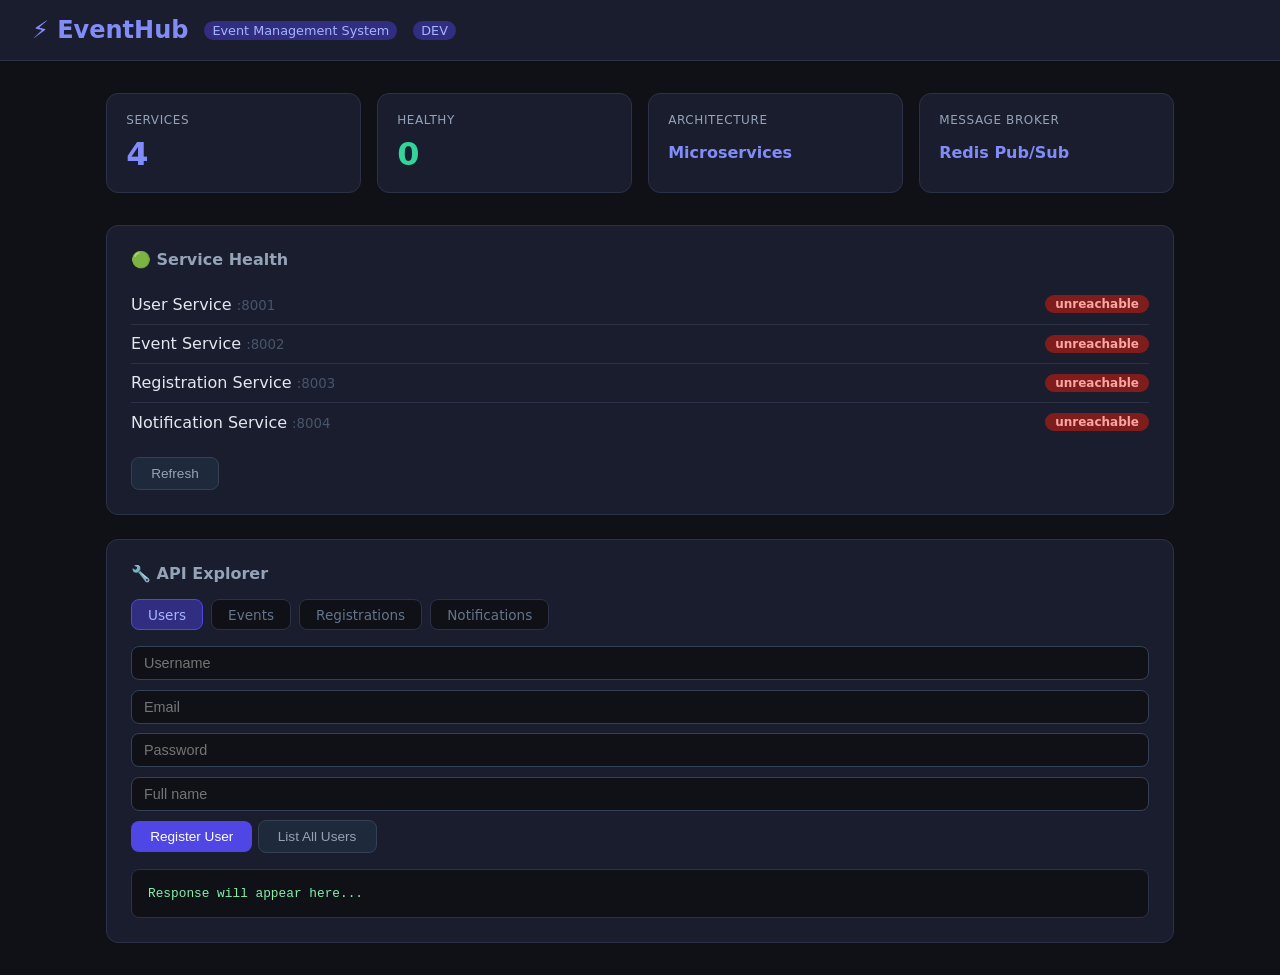
<file: event-management-system/nginx/index.html>
<!DOCTYPE html>
<html lang="en">
<head>
<meta charset="UTF-8">
<meta name="viewport" content="width=device-width, initial-scale=1.0">
<title>EventHub — Event Management System</title>
<style>
  * { box-sizing: border-box; margin: 0; padding: 0; }
  body { font-family: 'Segoe UI', system-ui, sans-serif; background: #0f1117; color: #e2e8f0; min-height: 100vh; }
  header { background: #1a1d2e; border-bottom: 1px solid #2d3148; padding: 1rem 2rem; display: flex; align-items: center; gap: 1rem; }
  header h1 { font-size: 1.5rem; color: #818cf8; }
  header span { font-size: 0.8rem; background: #312e81; color: #a5b4fc; padding: 2px 8px; border-radius: 999px; }
  .container { max-width: 1100px; margin: 2rem auto; padding: 0 1rem; }
  .grid { display: grid; grid-template-columns: repeat(auto-fit, minmax(200px, 1fr)); gap: 1rem; margin-bottom: 2rem; }
  .stat-card { background: #1a1d2e; border: 1px solid #2d3148; border-radius: 12px; padding: 1.2rem; }
  .stat-card .label { font-size: 0.75rem; color: #94a3b8; margin-bottom: 0.5rem; text-transform: uppercase; letter-spacing: 0.05em; }
  .stat-card .value { font-size: 2rem; font-weight: 700; color: #818cf8; }
  .section { background: #1a1d2e; border: 1px solid #2d3148; border-radius: 12px; padding: 1.5rem; margin-bottom: 1.5rem; }
  .section h2 { font-size: 1rem; color: #94a3b8; margin-bottom: 1rem; display: flex; align-items: center; gap: 0.5rem; }
  .service-row { display: flex; align-items: center; justify-content: space-between; padding: 0.6rem 0; border-bottom: 1px solid #2d3148; }
  .service-row:last-child { border-bottom: none; }
  .badge { padding: 2px 10px; border-radius: 999px; font-size: 0.75rem; font-weight: 600; }
  .badge.healthy { background: #064e3b; color: #6ee7b7; }
  .badge.error { background: #7f1d1d; color: #fca5a5; }
  .badge.checking { background: #1e3a5f; color: #93c5fd; }
  .btn { background: #4f46e5; color: white; border: none; border-radius: 8px; padding: 0.5rem 1.2rem; cursor: pointer; font-size: 0.85rem; transition: background 0.2s; }
  .btn:hover { background: #4338ca; }
  .btn.secondary { background: #1e293b; color: #94a3b8; border: 1px solid #334155; }
  form input, form select { width: 100%; padding: 0.5rem 0.75rem; margin-bottom: 0.6rem; background: #0f1117; border: 1px solid #334155; border-radius: 8px; color: #e2e8f0; font-size: 0.9rem; }
  .response-box { background: #0f1117; border: 1px solid #2d3148; border-radius: 8px; padding: 1rem; font-family: monospace; font-size: 0.8rem; color: #86efac; white-space: pre-wrap; max-height: 200px; overflow-y: auto; margin-top: 1rem; }
  .tabs { display: flex; gap: 0.5rem; margin-bottom: 1rem; }
  .tab { padding: 0.4rem 1rem; border-radius: 8px; cursor: pointer; font-size: 0.85rem; background: #0f1117; color: #64748b; border: 1px solid #2d3148; }
  .tab.active { background: #312e81; color: #a5b4fc; border-color: #4f46e5; }
  .hidden { display: none; }
</style>
</head>
<body>
<header>
  <h1>⚡ EventHub</h1>
  <span>Event Management System</span>
  <span id="env-badge">DEV</span>
</header>
<div class="container">
  <!-- Stats -->
  <div class="grid">
    <div class="stat-card"><div class="label">Services</div><div class="value" id="svc-count">4</div></div>
    <div class="stat-card"><div class="label">Healthy</div><div class="value" id="healthy-count" style="color:#34d399">—</div></div>
    <div class="stat-card"><div class="label">Architecture</div><div class="value" style="font-size:1rem;padding-top:0.5rem">Microservices</div></div>
    <div class="stat-card"><div class="label">Message Broker</div><div class="value" style="font-size:1rem;padding-top:0.5rem">Redis Pub/Sub</div></div>
  </div>

  <!-- Service health -->
  <div class="section">
    <h2>🟢 Service Health</h2>
    <div id="health-list"></div>
    <button class="btn secondary" style="margin-top:1rem" onclick="checkHealth()">Refresh</button>
  </div>

  <!-- API Tester -->
  <div class="section">
    <h2>🔧 API Explorer</h2>
    <div class="tabs">
      <div class="tab active" onclick="switchTab('users', this)">Users</div>
      <div class="tab" onclick="switchTab('events', this)">Events</div>
      <div class="tab" onclick="switchTab('registrations', this)">Registrations</div>
      <div class="tab" onclick="switchTab('notifications', this)">Notifications</div>
    </div>

    <!-- Users tab -->
    <div id="tab-users">
      <form onsubmit="registerUser(event); return false;">
        <input name="username" placeholder="Username" required>
        <input name="email" type="email" placeholder="Email" required>
        <input name="password" type="password" placeholder="Password" required>
        <input name="full_name" placeholder="Full name" required>
        <button class="btn" type="submit">Register User</button>
        <button class="btn secondary" type="button" onclick="listUsers()">List All Users</button>
      </form>
      <div class="response-box" id="resp-users">Response will appear here...</div>
    </div>

    <!-- Events tab -->
    <div id="tab-events" class="hidden">
      <form onsubmit="createEvent(event); return false;">
        <input name="title" placeholder="Event title" required>
        <input name="description" placeholder="Description">
        <select name="event_type"><option>conference</option><option>workshop</option><option>seminar</option></select>
        <input name="start_date" placeholder="Start date (2025-06-01 09:00:00)" required>
        <input name="end_date" placeholder="End date (2025-06-01 18:00:00)" required>
        <input name="location" placeholder="Location">
        <input name="max_capacity" type="number" placeholder="Max capacity" value="100">
        <input name="organizer_id" type="number" placeholder="Organizer user ID" value="1">
        <input name="ticket_price" type="number" placeholder="Ticket price" value="0">
        <button class="btn" type="submit">Create Event</button>
        <button class="btn secondary" type="button" onclick="listEvents()">List All Events</button>
      </form>
      <div class="response-box" id="resp-events">Response will appear here...</div>
    </div>

    <!-- Registrations tab -->
    <div id="tab-registrations" class="hidden">
      <form onsubmit="createRegistration(event); return false;">
        <input name="user_id" type="number" placeholder="User ID" required>
        <input name="event_id" type="number" placeholder="Event ID" required>
        <select name="payment_method"><option>free</option><option>credit_card</option><option>paypal</option></select>
        <button class="btn" type="submit">Register for Event</button>
      </form>
      <div class="response-box" id="resp-registrations">Response will appear here...</div>
    </div>

    <!-- Notifications tab -->
    <div id="tab-notifications" class="hidden">
      <form onsubmit="getNotifications(event); return false;">
        <input name="user_id" type="number" placeholder="User ID" required>
        <button class="btn" type="submit">Get Notifications</button>
      </form>
      <div class="response-box" id="resp-notifications">Response will appear here...</div>
    </div>
  </div>
</div>

<script>
const API = '';  // Nginx proxies /api/* to services
const SERVICES = [
  { name: 'User Service', url: 'http://localhost:8001/health', display: ':8001' },
  { name: 'Event Service', url: 'http://localhost:8002/health', display: ':8002' },
  { name: 'Registration Service', url: 'http://localhost:8003/health', display: ':8003' },
  { name: 'Notification Service', url: 'http://localhost:8004/health', display: ':8004' },
];

async function checkHealth() {
  const list = document.getElementById('health-list');
  let healthy = 0;
  list.innerHTML = '';
  for (const svc of SERVICES) {
    const row = document.createElement('div');
    row.className = 'service-row';
    row.innerHTML = `<span>${svc.name} <small style="color:#475569">${svc.display}</small></span><span class="badge checking">checking...</span>`;
    list.appendChild(row);
    try {
      const r = await fetch(svc.url);
      const badge = row.querySelector('.badge');
      if (r.ok) { badge.textContent = 'healthy'; badge.className = 'badge healthy'; healthy++; }
      else { badge.textContent = 'error ' + r.status; badge.className = 'badge error'; }
    } catch (e) {
      row.querySelector('.badge').textContent = 'unreachable'; row.querySelector('.badge').className = 'badge error';
    }
  }
  document.getElementById('healthy-count').textContent = healthy;
}

function switchTab(name, tabEl) {
  document.querySelectorAll('[id^="tab-"]').forEach(t => t.classList.add('hidden'));
  document.querySelectorAll('.tab').forEach(t => t.classList.remove('active'));
  document.getElementById('tab-' + name).classList.remove('hidden');
  if (tabEl) tabEl.classList.add('active');
}

async function apiCall(url, method, body, respId) {
  const box = document.getElementById(respId);
  box.textContent = 'Loading...';
  try {
    const opts = { method, headers: { 'Content-Type': 'application/json' } };
    if (body) opts.body = JSON.stringify(body);
    const r = await fetch(url, opts);
    const data = await r.json();
    box.textContent = JSON.stringify(data, null, 2);
  } catch (e) {
    box.textContent = 'Error: ' + e.message;
  }
}

async function registerUser(e) {
  const f = e.target;
  await apiCall('/api/users/register', 'POST', {
    username: f.username.value, email: f.email.value,
    password: f.password.value, full_name: f.full_name.value
  }, 'resp-users');
  return false;
}

async function listUsers() {
  await apiCall('/api/users', 'GET', null, 'resp-users');
}

async function createEvent(e) {
  const f = e.target;
  await apiCall('/api/events', 'POST', {
    title: f.title.value, description: f.description.value,
    event_type: f.event_type.value, start_date: f.start_date.value,
    end_date: f.end_date.value, location: f.location.value,
    max_capacity: parseInt(f.max_capacity.value),
    organizer_id: parseInt(f.organizer_id.value),
    ticket_price: parseFloat(f.ticket_price.value)
  }, 'resp-events');
  return false;
}

async function listEvents() {
  await apiCall('/api/events', 'GET', null, 'resp-events');
}

async function createRegistration(e) {
  const f = e.target;
  await apiCall('/api/registrations', 'POST', {
    user_id: parseInt(f.user_id.value),
    event_id: parseInt(f.event_id.value),
    payment_method: f.payment_method.value
  }, 'resp-registrations');
  return false;
}

async function getNotifications(e) {
  const f = e.target;
  const uid = f.user_id.value;
  await apiCall(`/api/notifications/user/${uid}`, 'GET', null, 'resp-notifications');
  return false;
}

checkHealth();
setInterval(checkHealth, 30000);
</script>
</body>
</html>
</file>
